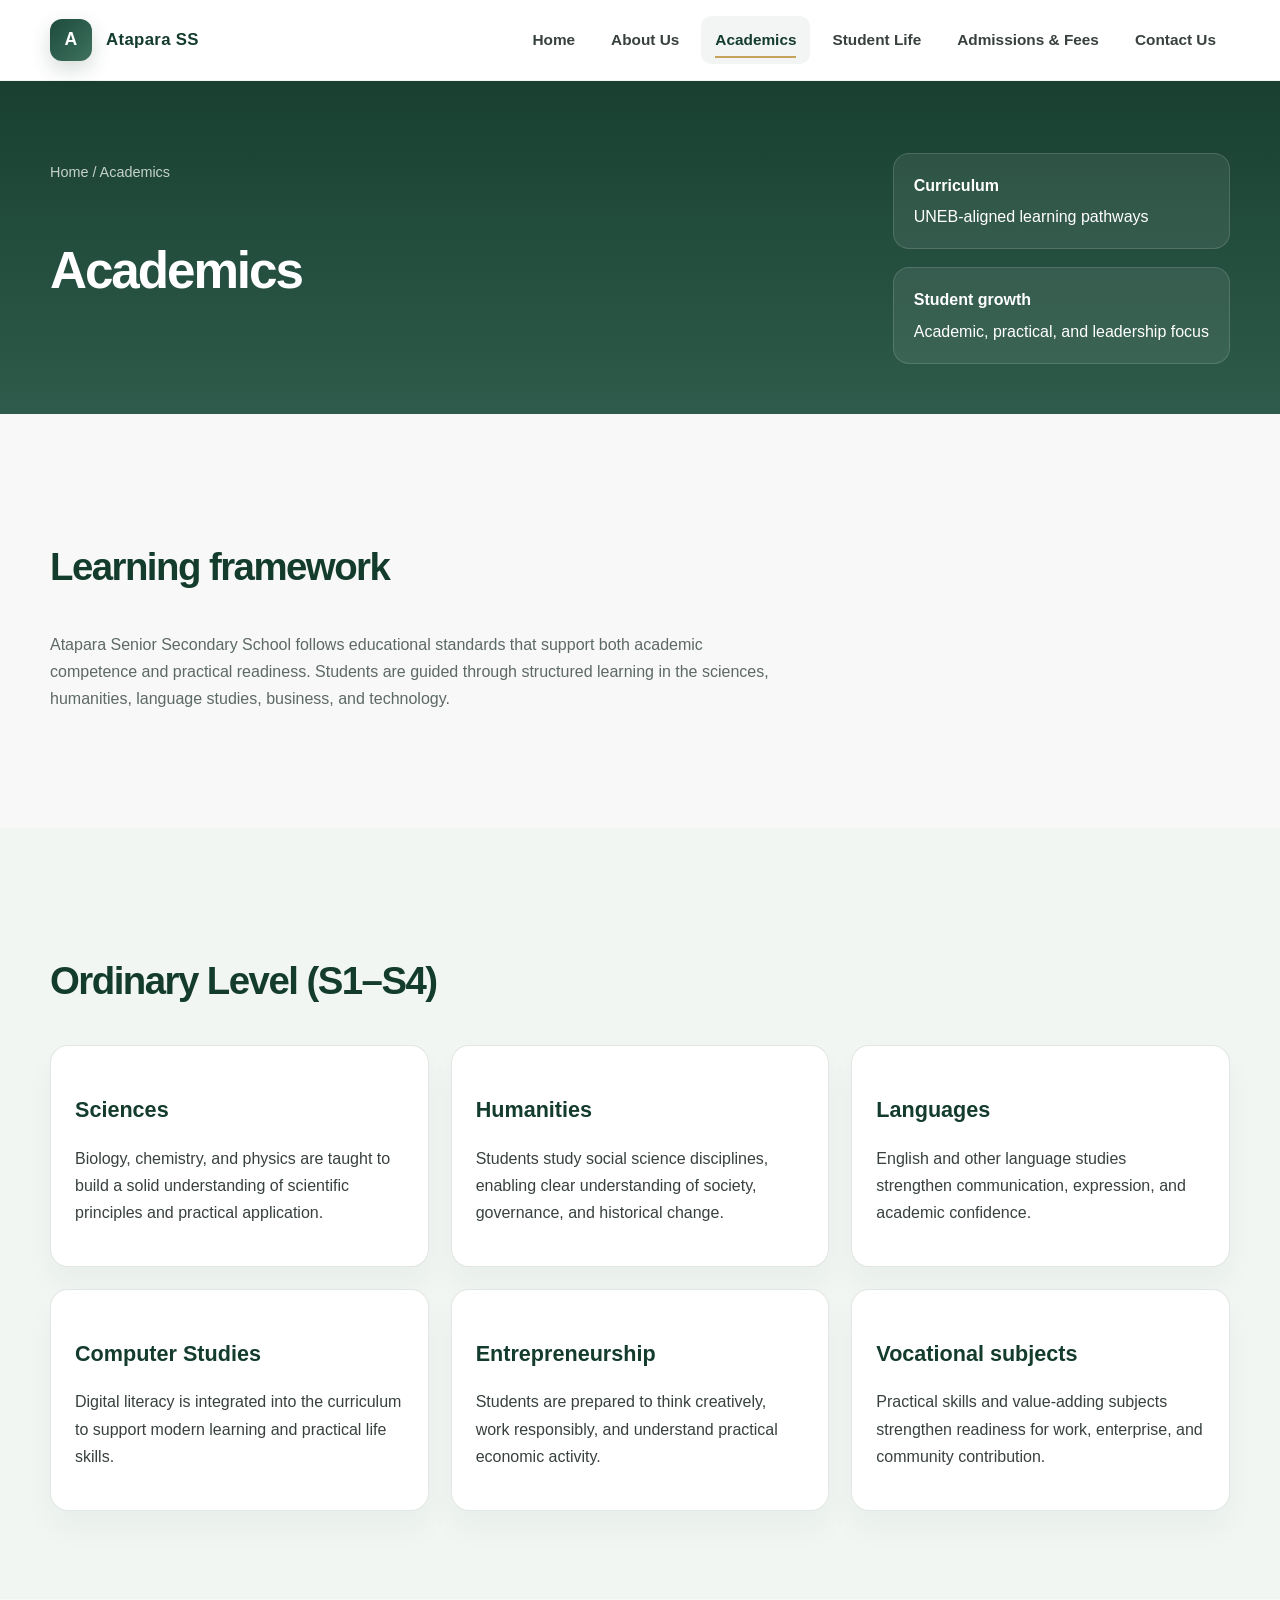
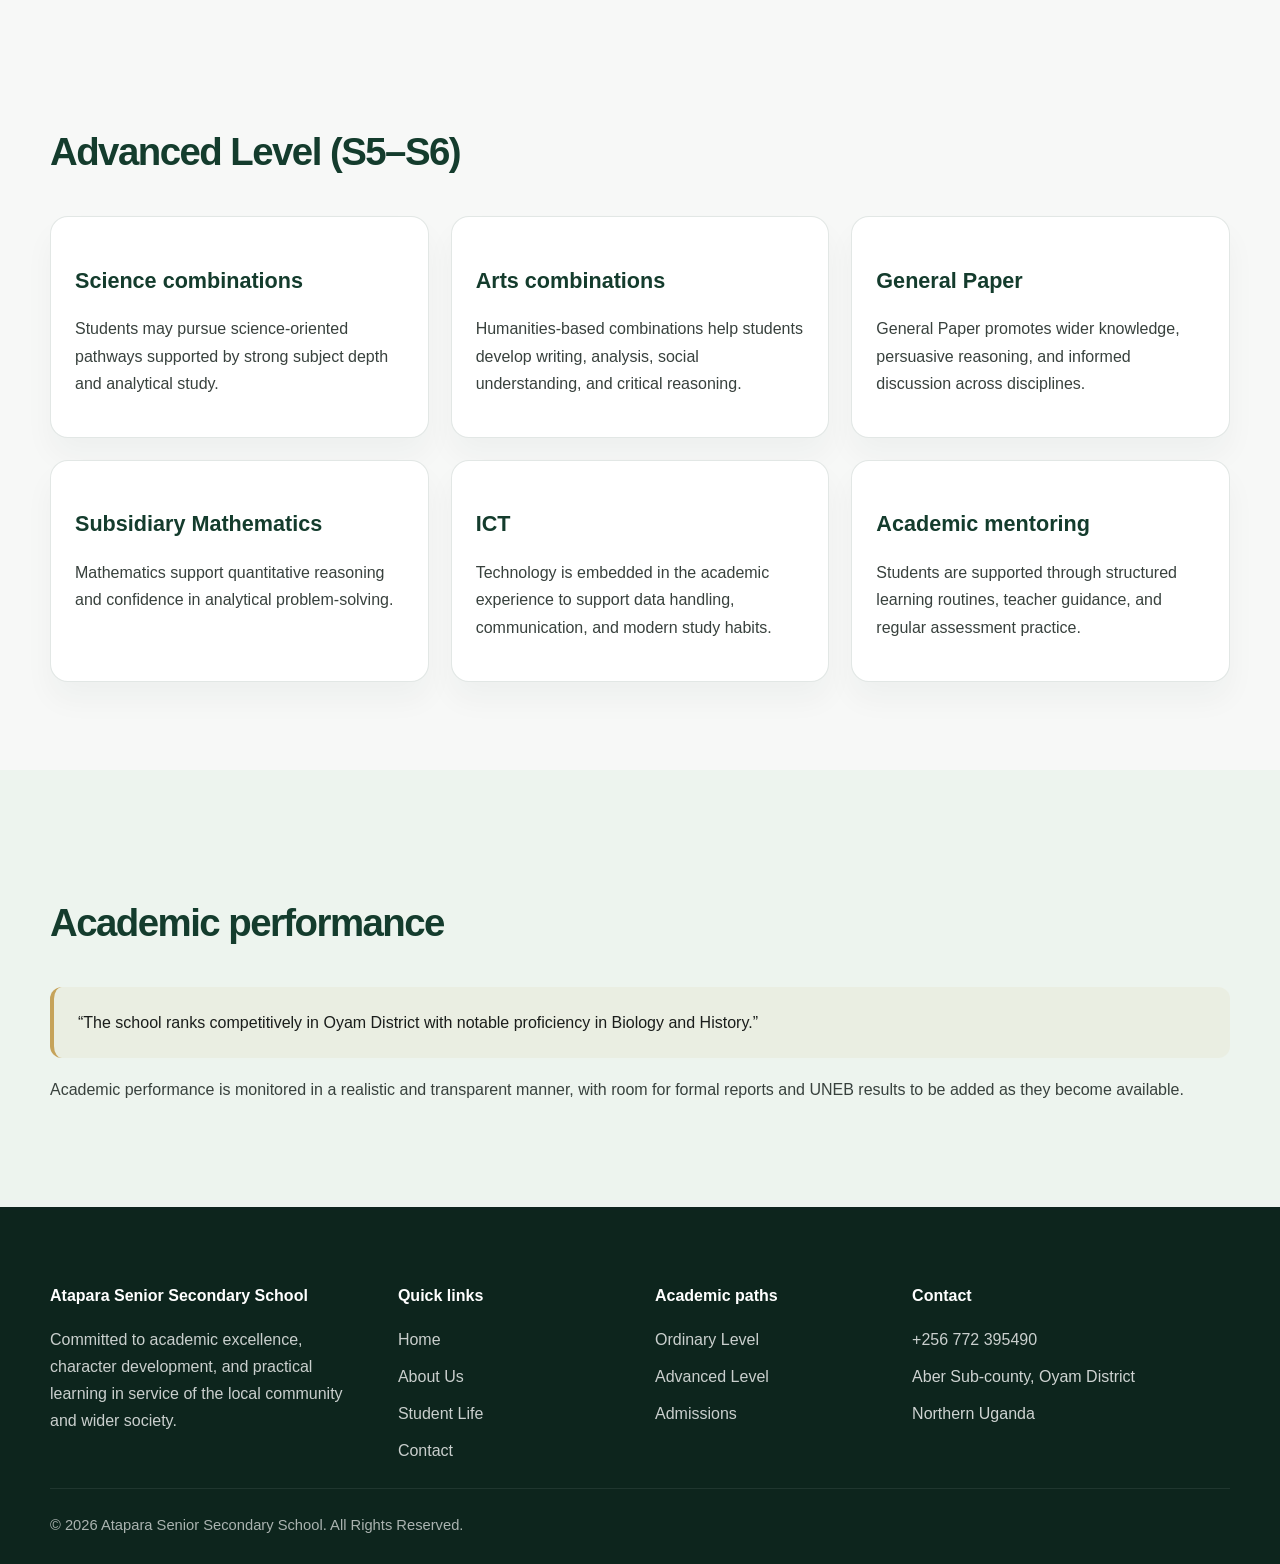
<file: academics.html>
<!DOCTYPE html>
<html lang="en">
  <head>
    <meta charset="UTF-8" />
    <meta name="viewport" content="width=device-width, initial-scale=1.0" />
    <title>Academics | Atapara Senior Secondary School</title>
    <meta name="description" content="Academic pathways at Atapara Senior Secondary School under UNEB frameworks for O and A level study." />
    <meta property="og:title" content="Academics at Atapara Senior Secondary School" />
    <meta property="og:description" content="Ordinary and Advanced Level learning pathways supported by strong academic foundations and practical skills." />
    <meta property="og:type" content="website" />
    <link rel="stylesheet" href="styles.css" />
  </head>
  <body data-page="academics">
    <header class="site-header"><div class="header-inner"><a class="brand" href="index.html"><span class="brand-mark">A</span><span>Atapara SS</span></a><button class="nav-toggle" type="button" aria-label="Toggle navigation" aria-expanded="false"><span></span></button><nav class="main-nav" aria-label="Main navigation"><a class="nav-link" href="index.html">Home</a><a class="nav-link" href="about.html">About Us</a><a class="nav-link" href="academics.html">Academics</a><a class="nav-link" href="student-life.html">Student Life</a><a class="nav-link" href="admissions.html">Admissions &amp; Fees</a><a class="nav-link" href="contact.html">Contact Us</a></nav></div></header>
    <main>
      <section class="page-hero"><div class="container page-hero-inner"><div class="reveal-left"><div class="breadcrumb">Home / Academics</div><h1>Academics</h1></div><div class="meta-stack reveal" style="transition-delay:120ms;"><div class="info-box"><strong>Curriculum</strong>UNEB-aligned learning pathways</div><div class="info-box"><strong>Student growth</strong>Academic, practical, and leadership focus</div></div></div></section>
      <section class="section"><div class="container"><div class="section-header reveal"><h2>Learning framework</h2><p>Atapara Senior Secondary School follows educational standards that support both academic competence and practical readiness. Students are guided through structured learning in the sciences, humanities, language studies, business, and technology.</p></div></div></section>
      <section class="section" style="background:#f1f6f2;"><div class="container"><div class="section-header reveal"><h2 id="ordinary-level">Ordinary Level (S1–S4)</h2></div><div class="grid-3"><article class="card reveal"><h3>Sciences</h3><p>Biology, chemistry, and physics are taught to build a solid understanding of scientific principles and practical application.</p></article><article class="card reveal" style="transition-delay:80ms;"><h3>Humanities</h3><p>Students study social science disciplines, enabling clear understanding of society, governance, and historical change.</p></article><article class="card reveal" style="transition-delay:160ms;"><h3>Languages</h3><p>English and other language studies strengthen communication, expression, and academic confidence.</p></article><article class="card reveal"><h3>Computer Studies</h3><p>Digital literacy is integrated into the curriculum to support modern learning and practical life skills.</p></article><article class="card reveal" style="transition-delay:80ms;"><h3>Entrepreneurship</h3><p>Students are prepared to think creatively, work responsibly, and understand practical economic activity.</p></article><article class="card reveal" style="transition-delay:160ms;"><h3>Vocational subjects</h3><p>Practical skills and value-adding subjects strengthen readiness for work, enterprise, and community contribution.</p></article></div></div></section>
      <section class="section"><div class="container"><div class="section-header reveal"><h2 id="advanced-level">Advanced Level (S5–S6)</h2></div><div class="grid-3"><article class="card reveal"><h3>Science combinations</h3><p>Students may pursue science-oriented pathways supported by strong subject depth and analytical study.</p></article><article class="card reveal" style="transition-delay:80ms;"><h3>Arts combinations</h3><p>Humanities-based combinations help students develop writing, analysis, social understanding, and critical reasoning.</p></article><article class="card reveal" style="transition-delay:160ms;"><h3>General Paper</h3><p>General Paper promotes wider knowledge, persuasive reasoning, and informed discussion across disciplines.</p></article><article class="card reveal"><h3>Subsidiary Mathematics</h3><p>Mathematics support quantitative reasoning and confidence in analytical problem-solving.</p></article><article class="card reveal" style="transition-delay:80ms;"><h3>ICT</h3><p>Technology is embedded in the academic experience to support data handling, communication, and modern study habits.</p></article><article class="card reveal" style="transition-delay:160ms;"><h3>Academic mentoring</h3><p>Students are supported through structured learning routines, teacher guidance, and regular assessment practice.</p></article></div></div></section>
      <section class="section" style="background:#edf4ee;"><div class="container"><div class="section-header reveal"><h2 id="academic-performance">Academic performance</h2></div><div class="quote-box reveal">“The school ranks competitively in Oyam District with notable proficiency in Biology and History.”</div><p style="margin-top:18px; color:var(--ink-700);" class="reveal">Academic performance is monitored in a realistic and transparent manner, with room for formal reports and UNEB results to be added as they become available.</p></div></section>
    </main>
    <footer class="footer"><div class="container"><div class="footer-grid"><div><h4>Atapara Senior Secondary School</h4><p>Committed to academic excellence, character development, and practical learning in service of the local community and wider society.</p></div><div><h4>Quick links</h4><ul class="footer-list"><li><a href="index.html">Home</a></li><li><a href="about.html">About Us</a></li><li><a href="student-life.html">Student Life</a></li><li><a href="contact.html">Contact</a></li></ul></div><div><h4>Academic paths</h4><ul class="footer-list"><li><a href="#ordinary-level">Ordinary Level</a></li><li><a href="#advanced-level">Advanced Level</a></li><li><a href="admissions.html">Admissions</a></li></ul></div><div><h4>Contact</h4><ul class="footer-list"><li><a href="tel:+256772395490">+256 772 395490</a></li><li>Aber Sub-county, Oyam District</li><li>Northern Uganda</li></ul></div></div><div class="footer-copyright">© <span id="year"></span> Atapara Senior Secondary School. All Rights Reserved.</div></div></footer>
    <script src="script.js"></script>
  </body>
</html>
</file>
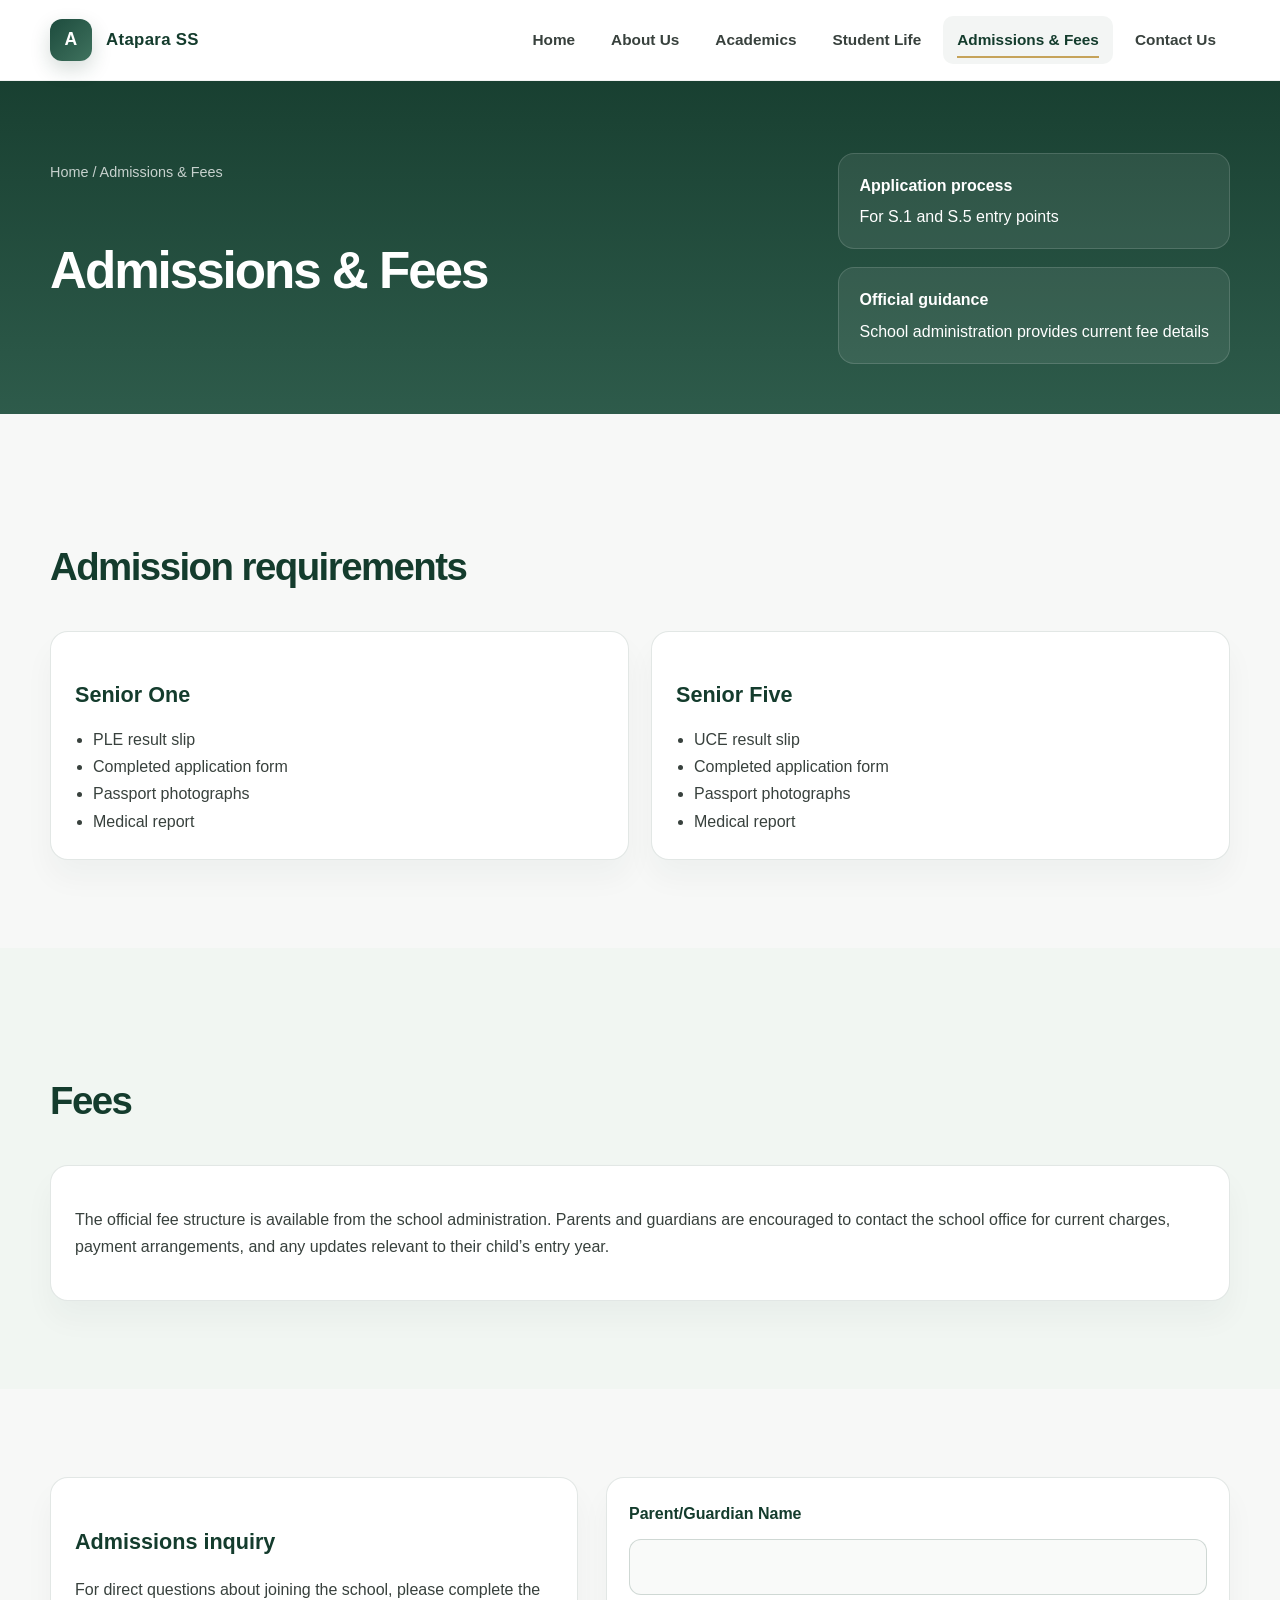
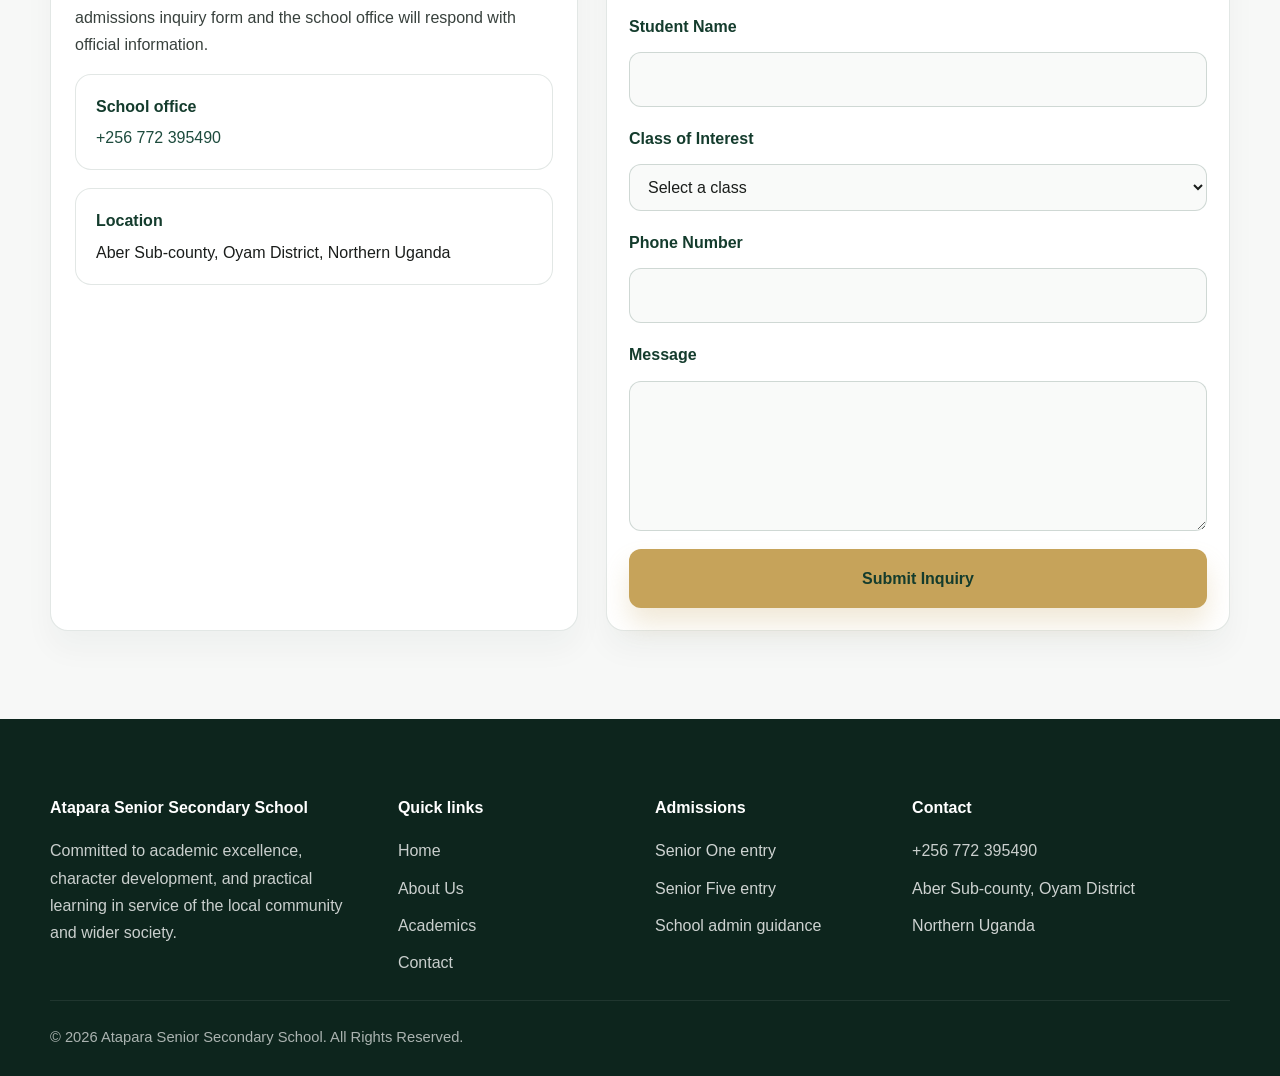
<file: admissions.html>
<!DOCTYPE html>
<html lang="en">
  <head>
    <meta charset="UTF-8" />
    <meta name="viewport" content="width=device-width, initial-scale=1.0" />
    <title>Admissions &amp; Fees | Atapara Senior Secondary School</title>
    <meta name="description" content="Admissions information for Atapara Senior Secondary School, including entry requirements and official fee guidance." />
    <meta property="og:title" content="Admissions & Fees at Atapara Senior Secondary School" />
    <meta property="og:description" content="Learn about admission requirements, the application process, and how to contact the school administration." />
    <meta property="og:type" content="website" />
    <link rel="stylesheet" href="styles.css" />
  </head>
  <body data-page="admissions">
    <header class="site-header"><div class="header-inner"><a class="brand" href="index.html"><span class="brand-mark">A</span><span>Atapara SS</span></a><button class="nav-toggle" type="button" aria-label="Toggle navigation" aria-expanded="false"><span></span></button><nav class="main-nav" aria-label="Main navigation"><a class="nav-link" href="index.html">Home</a><a class="nav-link" href="about.html">About Us</a><a class="nav-link" href="academics.html">Academics</a><a class="nav-link" href="student-life.html">Student Life</a><a class="nav-link" href="admissions.html">Admissions &amp; Fees</a><a class="nav-link" href="contact.html">Contact Us</a></nav></div></header>
    <main>
      <section class="page-hero"><div class="container page-hero-inner"><div class="reveal-left"><div class="breadcrumb">Home / Admissions &amp; Fees</div><h1>Admissions &amp; Fees</h1></div><div class="meta-stack reveal" style="transition-delay:120ms;"><div class="info-box"><strong>Application process</strong>For S.1 and S.5 entry points</div><div class="info-box"><strong>Official guidance</strong>School administration provides current fee details</div></div></div></section>
      <section class="section"><div class="container"><div class="section-header reveal"><h2>Admission requirements</h2></div><div class="grid-2"><article class="card reveal" id="requirements"><h3>Senior One</h3><ul class="list"><li>PLE result slip</li><li>Completed application form</li><li>Passport photographs</li><li>Medical report</li></ul></article><article class="card reveal" style="transition-delay:120ms;"><h3>Senior Five</h3><ul class="list"><li>UCE result slip</li><li>Completed application form</li><li>Passport photographs</li><li>Medical report</li></ul></article></div></div></section>
      <section class="section" style="background:#f1f6f2;"><div class="container"><div class="section-header reveal"><h2>Fees</h2></div><div class="card reveal"><p>The official fee structure is available from the school administration. Parents and guardians are encouraged to contact the school office for current charges, payment arrangements, and any updates relevant to their child’s entry year.</p></div></div></section>
      <section class="section"><div class="container contact-layout"><div class="card reveal"><h3>Admissions inquiry</h3><p>For direct questions about joining the school, please complete the admissions inquiry form and the school office will respond with official information.</p><div class="contact-list"><div class="contact-item"><strong>School office</strong><a href="tel:+256772395490">+256 772 395490</a></div><div class="contact-item"><strong>Location</strong>Aber Sub-county, Oyam District, Northern Uganda</div></div></div><form class="form-card reveal" style="transition-delay:120ms;" data-form><div class="form-grid"><div class="form-row"><label for="guardian-name">Parent/Guardian Name</label><input id="guardian-name" name="guardian-name" type="text" required /></div><div class="form-row"><label for="student-name">Student Name</label><input id="student-name" name="student-name" type="text" required /></div><div class="form-row"><label for="class-interest">Class of Interest</label><select id="class-interest" name="class-interest" required><option value="">Select a class</option><option>Senior One</option><option>Senior Five</option><option>Other</option></select></div><div class="form-row"><label for="phone">Phone Number</label><input id="phone" name="phone" type="tel" required /></div><div class="form-row"><label for="message">Message</label><textarea id="message" name="message" required></textarea></div><button class="btn btn-primary" type="submit">Submit Inquiry</button><div class="form-status" aria-live="polite"></div></div></form></div></section>
    </main>
    <footer class="footer"><div class="container"><div class="footer-grid"><div><h4>Atapara Senior Secondary School</h4><p>Committed to academic excellence, character development, and practical learning in service of the local community and wider society.</p></div><div><h4>Quick links</h4><ul class="footer-list"><li><a href="index.html">Home</a></li><li><a href="about.html">About Us</a></li><li><a href="academics.html">Academics</a></li><li><a href="contact.html">Contact</a></li></ul></div><div><h4>Admissions</h4><ul class="footer-list"><li>Senior One entry</li><li>Senior Five entry</li><li>School admin guidance</li></ul></div><div><h4>Contact</h4><ul class="footer-list"><li><a href="tel:+256772395490">+256 772 395490</a></li><li>Aber Sub-county, Oyam District</li><li>Northern Uganda</li></ul></div></div><div class="footer-copyright">© <span id="year"></span> Atapara Senior Secondary School. All Rights Reserved.</div></div></footer>
    <script src="script.js"></script>
  </body>
</html>
</file>
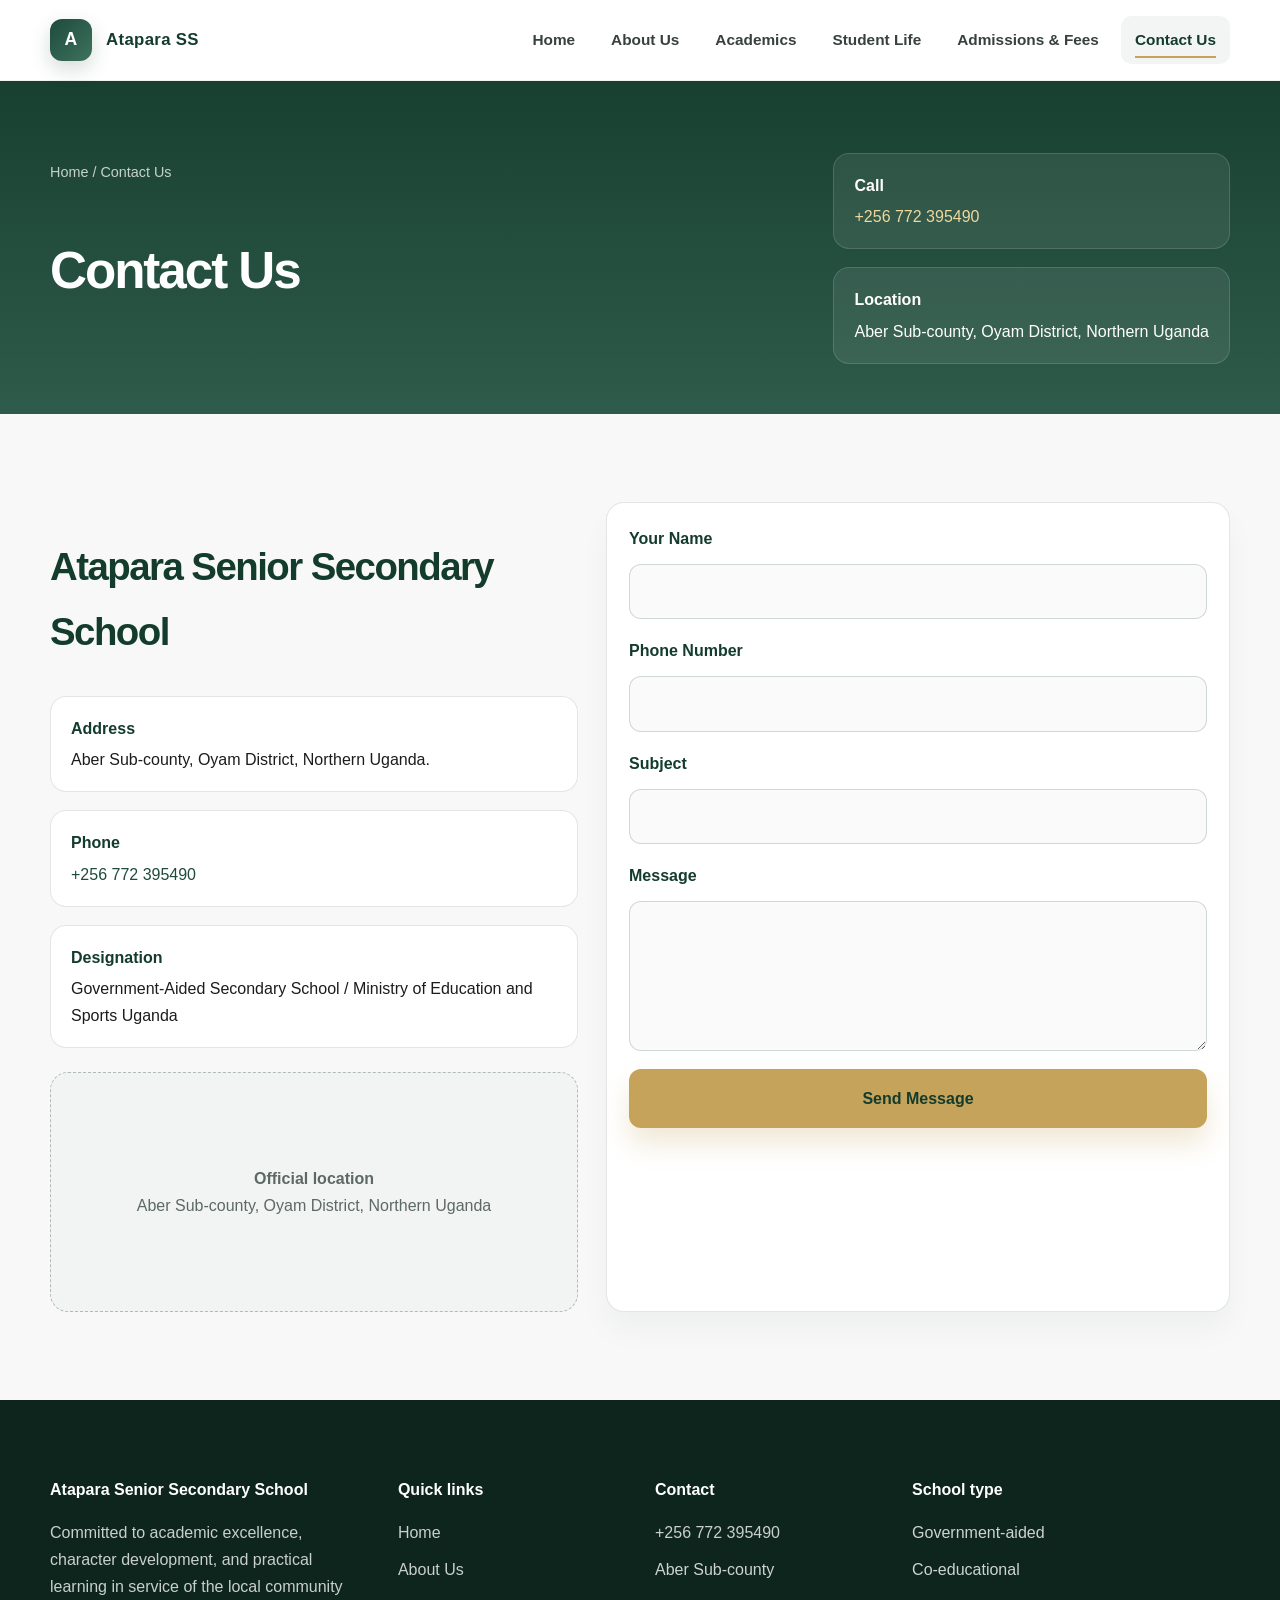
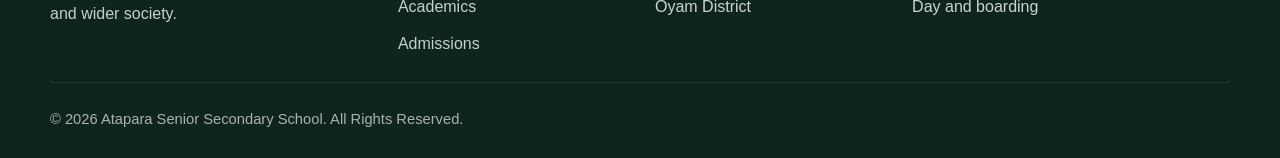
<file: contact.html>
<!DOCTYPE html>
<html lang="en">
  <head>
    <meta charset="UTF-8" />
    <meta name="viewport" content="width=device-width, initial-scale=1.0" />
    <title>Contact Us | Atapara Senior Secondary School</title>
    <meta name="description" content="Contact Atapara Senior Secondary School in Oyam District for enquiries, admissions guidance, and school office information." />
    <meta property="og:title" content="Contact Atapara Senior Secondary School" />
    <meta property="og:description" content="Reach the school office for admissions, student life, and general enquiries in Oyam District, Uganda." />
    <meta property="og:type" content="website" />
    <link rel="stylesheet" href="styles.css" />
  </head>
  <body data-page="contact">
    <header class="site-header"><div class="header-inner"><a class="brand" href="index.html"><span class="brand-mark">A</span><span>Atapara SS</span></a><button class="nav-toggle" type="button" aria-label="Toggle navigation" aria-expanded="false"><span></span></button><nav class="main-nav" aria-label="Main navigation"><a class="nav-link" href="index.html">Home</a><a class="nav-link" href="about.html">About Us</a><a class="nav-link" href="academics.html">Academics</a><a class="nav-link" href="student-life.html">Student Life</a><a class="nav-link" href="admissions.html">Admissions &amp; Fees</a><a class="nav-link" href="contact.html">Contact Us</a></nav></div></header>
    <main>
      <section class="page-hero"><div class="container page-hero-inner"><div class="reveal-left"><div class="breadcrumb">Home / Contact Us</div><h1>Contact Us</h1></div><div class="meta-stack reveal" style="transition-delay:120ms;"><div class="info-box"><strong>Call</strong><a href="tel:+256772395490" style="color:#f0d89d;">+256 772 395490</a></div><div class="info-box"><strong>Location</strong>Aber Sub-county, Oyam District, Northern Uganda</div></div></div></section>
      <section class="section"><div class="container contact-layout"><div><div class="section-header reveal" style="margin-bottom:16px;"><h2>Atapara Senior Secondary School</h2></div><div class="contact-list"><div class="contact-item reveal"><strong>Address</strong>Aber Sub-county, Oyam District, Northern Uganda.</div><div class="contact-item reveal" style="transition-delay:80ms;"><strong>Phone</strong><a href="tel:+256772395490">+256 772 395490</a></div><div class="contact-item reveal" style="transition-delay:160ms;"><strong>Designation</strong>Government-Aided Secondary School / Ministry of Education and Sports Uganda</div></div><div class="map-placeholder reveal" style="margin-top:24px; transition-delay:200ms;"><div><strong>Official location</strong><br />Aber Sub-county, Oyam District, Northern Uganda</div></div></div><form class="form-card reveal" style="transition-delay:120ms;" data-form><div class="form-grid"><div class="form-row"><label for="name">Your Name</label><input id="name" name="name" type="text" required /></div><div class="form-row"><label for="phone">Phone Number</label><input id="phone" name="phone" type="tel" required /></div><div class="form-row"><label for="subject">Subject</label><input id="subject" name="subject" type="text" /></div><div class="form-row"><label for="message">Message</label><textarea id="message" name="message" required></textarea></div><button class="btn btn-primary" type="submit">Send Message</button><div class="form-status" aria-live="polite"></div></div></form></div></section>
    </main>
    <footer class="footer"><div class="container"><div class="footer-grid"><div><h4>Atapara Senior Secondary School</h4><p>Committed to academic excellence, character development, and practical learning in service of the local community and wider society.</p></div><div><h4>Quick links</h4><ul class="footer-list"><li><a href="index.html">Home</a></li><li><a href="about.html">About Us</a></li><li><a href="academics.html">Academics</a></li><li><a href="admissions.html">Admissions</a></li></ul></div><div><h4>Contact</h4><ul class="footer-list"><li><a href="tel:+256772395490">+256 772 395490</a></li><li>Aber Sub-county</li><li>Oyam District</li></ul></div><div><h4>School type</h4><ul class="footer-list"><li>Government-aided</li><li>Co-educational</li><li>Day and boarding</li></ul></div></div><div class="footer-copyright">© <span id="year"></span> Atapara Senior Secondary School. All Rights Reserved.</div></div></footer>
    <script src="script.js"></script>
  </body>
</html>
</file>
<file: styles.css>
:root {
  --forest-900: #143c2d;
  --forest-800: #1d4b3d;
  --forest-700: #2d5d4f;
  --forest-600: #3f725e;
  --sage-100: #edf4ee;
  --sage-200: #ddeae0;
  --gold-500: #c6a35a;
  --gold-600: #b18d43;
  --ink-900: #1a1d1b;
  --ink-700: #38413d;
  --white: #ffffff;
  --muted: #5d6964;
  --line: rgba(20, 60, 45, 0.12);
  --shadow: 0 22px 50px rgba(20, 60, 45, 0.12);
  --radius-xl: 28px;
  --radius-lg: 18px;
  --container: min(1180px, calc(100% - 32px));
}

* { box-sizing: border-box; }
html { scroll-behavior: smooth; }
body {
  margin: 0;
  font-family: "Segoe UI", Arial, sans-serif;
  background: #f7f8f7;
  color: var(--ink-900);
  line-height: 1.7;
}
img { display: block; max-width: 100%; }
a { color: inherit; text-decoration: none; }
button, input, select, textarea { font: inherit; }

.container { width: var(--container); margin: 0 auto; }

.site-header {
  position: sticky; top: 0; z-index: 30; background: rgba(255,255,255,0.94);
  backdrop-filter: blur(14px); border-bottom: 1px solid rgba(20,60,45,0.06);
}
.header-inner {
  max-width: var(--container); margin: 0 auto; min-height: 80px; display: flex; align-items: center; justify-content: space-between; gap: 22px;
}
.brand {
  display: inline-flex; align-items: center; gap: 14px; font-weight: 700; font-size: 1.05rem; letter-spacing: 0.02em; color: var(--forest-900);
}
.brand-mark {
  width: 42px; height: 42px; border-radius: 12px; display: grid; place-items: center; background: linear-gradient(135deg, var(--forest-800), var(--forest-600)); color: var(--white); box-shadow: 0 8px 20px rgba(20,60,45,0.18); font-size: 1.1rem;
}
.main-nav { display: flex; align-items: center; gap: 8px; }
.nav-link {
  position: relative; padding: 11px 14px; border-radius: 10px; color: var(--ink-700); font-weight: 600; font-size: 0.96rem; transition: color 0.25s ease, background-color 0.25s ease;
}
.nav-link::after {
  content: ""; position: absolute; left: 14px; right: 14px; bottom: 6px; height: 2px; background: var(--gold-500); transform: scaleX(0); transform-origin: center; transition: transform 0.25s ease;
}
.nav-link:hover, .nav-link:focus-visible, .nav-link.active { color: var(--forest-900); background: rgba(20,60,45,0.05); }
.nav-link:hover::after, .nav-link:focus-visible::after, .nav-link.active::after { transform: scaleX(1); }
.nav-toggle { display: none; background: var(--white); border: 1px solid var(--line); border-radius: 10px; padding: 10px 12px; cursor: pointer; }
.nav-toggle span, .nav-toggle span::before, .nav-toggle span::after {
  display: block; width: 22px; height: 2px; background: var(--forest-900); border-radius: 2px; position: relative; content: ""; transition: transform 0.25s ease, opacity 0.25s ease;
}
.nav-toggle span::before { position: absolute; top: -7px; }
.nav-toggle span::after { position: absolute; top: 7px; }

.hero {
  background: linear-gradient(135deg, rgba(19,60,45,0.96), rgba(37,97,74,0.88)), url('https://images.unsplash.com/photo-1503676260728-1c00da094a0b?auto=format&fit=crop&w=1600&q=80') center/cover no-repeat;
  color: var(--white); padding: 100px 0 74px; overflow: hidden;
}
.hero-inner { display: grid; grid-template-columns: 1.18fr 0.82fr; gap: 36px; align-items: center; }
.kicker {
  display: inline-block; padding: 8px 14px; border-radius: 999px; text-transform: uppercase; letter-spacing: 0.045em; font-size: 0.7rem; font-weight: 700; background: rgba(198,163,90,0.15); border: 1px solid rgba(198,163,90,0.4); color: #f2e1b1;
}
.hero h1 { font-size: clamp(2.7rem, 5vw, 4.3rem); margin: 18px 0 16px; letter-spacing: -0.05em; }
.lead { font-size: 1.18rem; max-width: 640px; color: rgba(255,255,255,0.88); }
.hero-actions { display: flex; flex-wrap: wrap; gap: 16px; margin-top: 28px; }
.btn {
  display: inline-flex; align-items: center; justify-content: center; padding: 15px 24px; border-radius: 12px; font-weight: 700; transition: transform 0.25s ease, box-shadow 0.25s ease, background-color 0.25s ease, border-color 0.25s ease; border: 1px solid transparent; cursor: pointer;
}
.btn:hover, .btn:focus-visible { transform: translateY(-1px); }
.btn:active { transform: translateY(0); }
.btn-primary { background: var(--gold-500); color: var(--forest-900); box-shadow: 0 16px 26px rgba(198,163,90,0.24); }
.btn-primary:hover, .btn-primary:focus-visible { background: #d3b66a; }
.btn-secondary { background: rgba(255,255,255,0.07); border-color: rgba(255,255,255,0.25); color: var(--white); }
.btn-secondary:hover, .btn-secondary:focus-visible { background: rgba(255,255,255,0.13); }
.hero-card { background: rgba(255,255,255,0.08); border: 1px solid rgba(255,255,255,0.18); border-radius: var(--radius-xl); padding: 26px; box-shadow: var(--shadow); }
.hero-photo { border-radius: 18px; overflow: hidden; border: 1px solid rgba(255,255,255,0.15); aspect-ratio: 4/3; } 
.hero-photo img { width: 100%; height: 100%; object-fit: cover; }

.section { padding: 88px 0; }
.section-header { margin-bottom: 28px; }
.section-header h2 { color: var(--forest-900); font-size: clamp(2rem, 3vw, 2.8rem); letter-spacing: -0.04em; }
.section-header p { max-width: 720px; margin: 0; color: var(--muted); }
.grid-2, .grid-3, .grid-4 { display: grid; gap: 22px; }
.grid-2 { grid-template-columns: repeat(2, minmax(0,1fr)); }
.grid-3 { grid-template-columns: repeat(3, minmax(0,1fr)); }
.grid-4 { grid-template-columns: repeat(4, minmax(0,1fr)); }
.card {
  background: var(--white); border: 1px solid var(--line); border-radius: var(--radius-lg); padding: 24px; box-shadow: 0 18px 30px rgba(20,60,45,0.04); transition: transform 0.3s ease, box-shadow 0.3s ease;
}
.card:hover { transform: translateY(-2px); box-shadow: 0 22px 34px rgba(20,60,45,0.06); }
.card h3 { color: var(--forest-900); font-size: 1.35rem; margin-bottom: 12px; }
.card p, .card li { color: var(--ink-700); }
.fact-grid { display: grid; grid-template-columns: repeat(5,minmax(0,1fr)); gap: 18px; }
.fact-item { background: var(--white); border: 1px solid var(--line); border-radius: 16px; padding: 22px 18px; text-align: center; min-height: 170px; }
.fact-label { display: block; color: var(--muted); text-transform: uppercase; letter-spacing: 0.06em; font-size: 0.76rem; margin-bottom: 8px; }
.fact-value { font-size: clamp(1.65rem, 3vw, 2.2rem); font-weight: 800; color: var(--forest-900); }
.quote-box { padding: 22px 24px; background: rgba(198,163,90,0.08); border-left: 4px solid var(--gold-500); border-radius: 12px; }
.quote-box strong { display: block; margin-top: 12px; color: var(--forest-900); }
.image-card { overflow: hidden; border-radius: var(--radius-xl); background: var(--white); border:1px solid var(--line); }
.image-card img { width: 100%; height: 100%; min-height: 320px; object-fit: cover; transition: transform 0.6s ease, filter 0.4s ease; }
.image-card:hover img { transform: scale(1.04); filter: saturate(1.02); }
.list { margin: 0; padding-left: 18px; color: var(--ink-700); }
.notice-list { list-style: none; padding: 0; margin: 0; display: grid; gap: 16px; }
.notice-list li { background: var(--white); border: 1px solid var(--line); border-radius: 14px; padding: 18px 20px; }
.inline-meta { display:flex; flex-wrap: wrap; gap: 10px; margin-top:16px; }
.meta-pill { background: rgba(20,60,45,0.06); color: var(--forest-900); padding: 8px 12px; border-radius: 999px; font-size: 0.8rem; font-weight: 600; }
.page-hero { background: linear-gradient(180deg, rgba(20,60,45,0.98), rgba(24,74,56,0.9)); color: var(--white); padding: 72px 0 50px; }
.page-hero-inner { display: flex; align-items: center; justify-content: space-between; gap: 28px; }
.page-hero h1 { font-size: clamp(2.2rem,4vw,3.4rem); letter-spacing: -0.04em; }
.breadcrumb { color: rgba(255,255,255,0.75); margin-bottom: 12px; font-size: 0.9rem; }
.meta-stack { display: grid; gap: 18px; }
.info-box { background: rgba(255,255,255,0.08); border: 1px solid rgba(255,255,255,0.14); border-radius: 16px; padding: 18px 20px; }
.info-box strong { display:block; margin-bottom:4px; }
.contact-layout { display:grid; grid-template-columns: 1.1fr 1.3fr; gap: 28px; }
.form-card { background: var(--white); border: 1px solid var(--line); border-radius: 18px; padding: 22px; box-shadow: 0 18px 30px rgba(20,60,45,0.04); }
.form-grid { display:grid; gap:18px; }
.form-row { display:grid; gap:12px; }
label { font-weight: 700; color: var(--forest-900); }
input, select, textarea {
  width: 100%; border: 1px solid rgba(20,60,45,0.18); border-radius: 12px; background: #f9faf9; color: var(--ink-900); padding: 13px 14px; outline: none;
}
input:focus, select:focus, textarea:focus { border-color: rgba(20,60,45,0.45); box-shadow: 0 0 0 4px rgba(20,60,45,0.06); }
input[aria-invalid="true"], textarea[aria-invalid="true"] { border-color: #b52424; box-shadow: 0 0 0 4px rgba(181,36,36,0.06); }
textarea { min-height: 150px; resize: vertical; }
.form-status {
  margin-top: 14px; padding: 12px 14px; border-radius: 12px; display:none; font-weight:600;
}
.form-status.error { background: rgba(181,36,36,0.08); color: #8d1e1e; display:block; }
.form-status.success { background: rgba(29,105,78,0.08); color: var(--forest-800); display:block; }
.contact-list { display: grid; gap: 18px; }
.contact-item { background: var(--white); border: 1px solid var(--line); border-radius: 16px; padding: 18px 20px; }
.contact-item strong { display:block; margin-bottom:4px; color: var(--forest-900); }
.contact-item a { color: var(--forest-800); }
.map-placeholder { border-radius: 18px; border: 1px dashed rgba(20,60,45,0.3); background: rgba(20,60,45,0.02); min-height: 240px; display:grid; place-items:center; color: var(--muted); text-align:center; padding: 28px; }
.footer { background: #0d251d; color: rgba(255,255,255,0.8); padding: 54px 0 26px; }
.footer-grid { display: grid; grid-template-columns: 1.4fr 1fr 1fr 1.4fr; gap: 30px; }
.footer h4 { color: var(--white); margin-bottom: 16px; }
.footer a, .footer p { color: rgba(255,255,255,0.78); }
.footer-list { display:grid; gap:10px; list-style:none; margin:0; padding:0; }
.footer-copyright { padding-top: 24px; margin-top: 24px; border-top: 1px solid rgba(255,255,255,0.08); color: rgba(255,255,255,0.65); font-size: 0.92rem; }

.reveal {
  opacity: 0; transform: translateY(26px); transition: opacity 0.7s ease, transform 0.7s ease;
}
.reveal.in-view { opacity:1; transform:none; }
.reveal-left { opacity:0; transform: translateX(-24px); transition: opacity 0.7s ease, transform 0.7s ease; }
.reveal-left.in-view { opacity:1; transform:none; }

@media (max-width: 980px) {
  .hero-inner, .page-hero-inner, .contact-layout, .grid-2, .grid-3, .grid-4, .footer-grid { display: grid; grid-template-columns: 1fr; }
  .fact-grid { grid-template-columns: repeat(2, minmax(0,1fr)); }
  .main-nav {
    display: none; position: absolute; top: 82px; left: 16px; right: 16px; padding: 12px; border-radius: 16px; background: var(--white); border:1px solid var(--line); box-shadow: var(--shadow); flex-direction: column; align-items: stretch;
  }
  .main-nav.open { display: flex; }
  .nav-toggle { display: inline-flex; align-items: center; justify-content: center; }
}

@media (max-width: 640px) {
  .hero { padding-top: 72px; }
  .hero-actions { flex-direction: column; align-items: stretch; }
  .btn { width: 100%; }
  .fact-grid { grid-template-columns: 1fr; }
  .brand span:last-child { display:none; }
}

@media (prefers-reduced-motion: reduce) {
  html { scroll-behavior: auto; }
  *, *::before, *::after {
    animation-duration: 0.01ms !important; animation-iteration-count: 1 !important; transition-duration: 0.01ms !important; scroll-behavior: auto !important;
  }
  .reveal, .reveal-left { opacity: 1; transform: none; }
}
</file>
